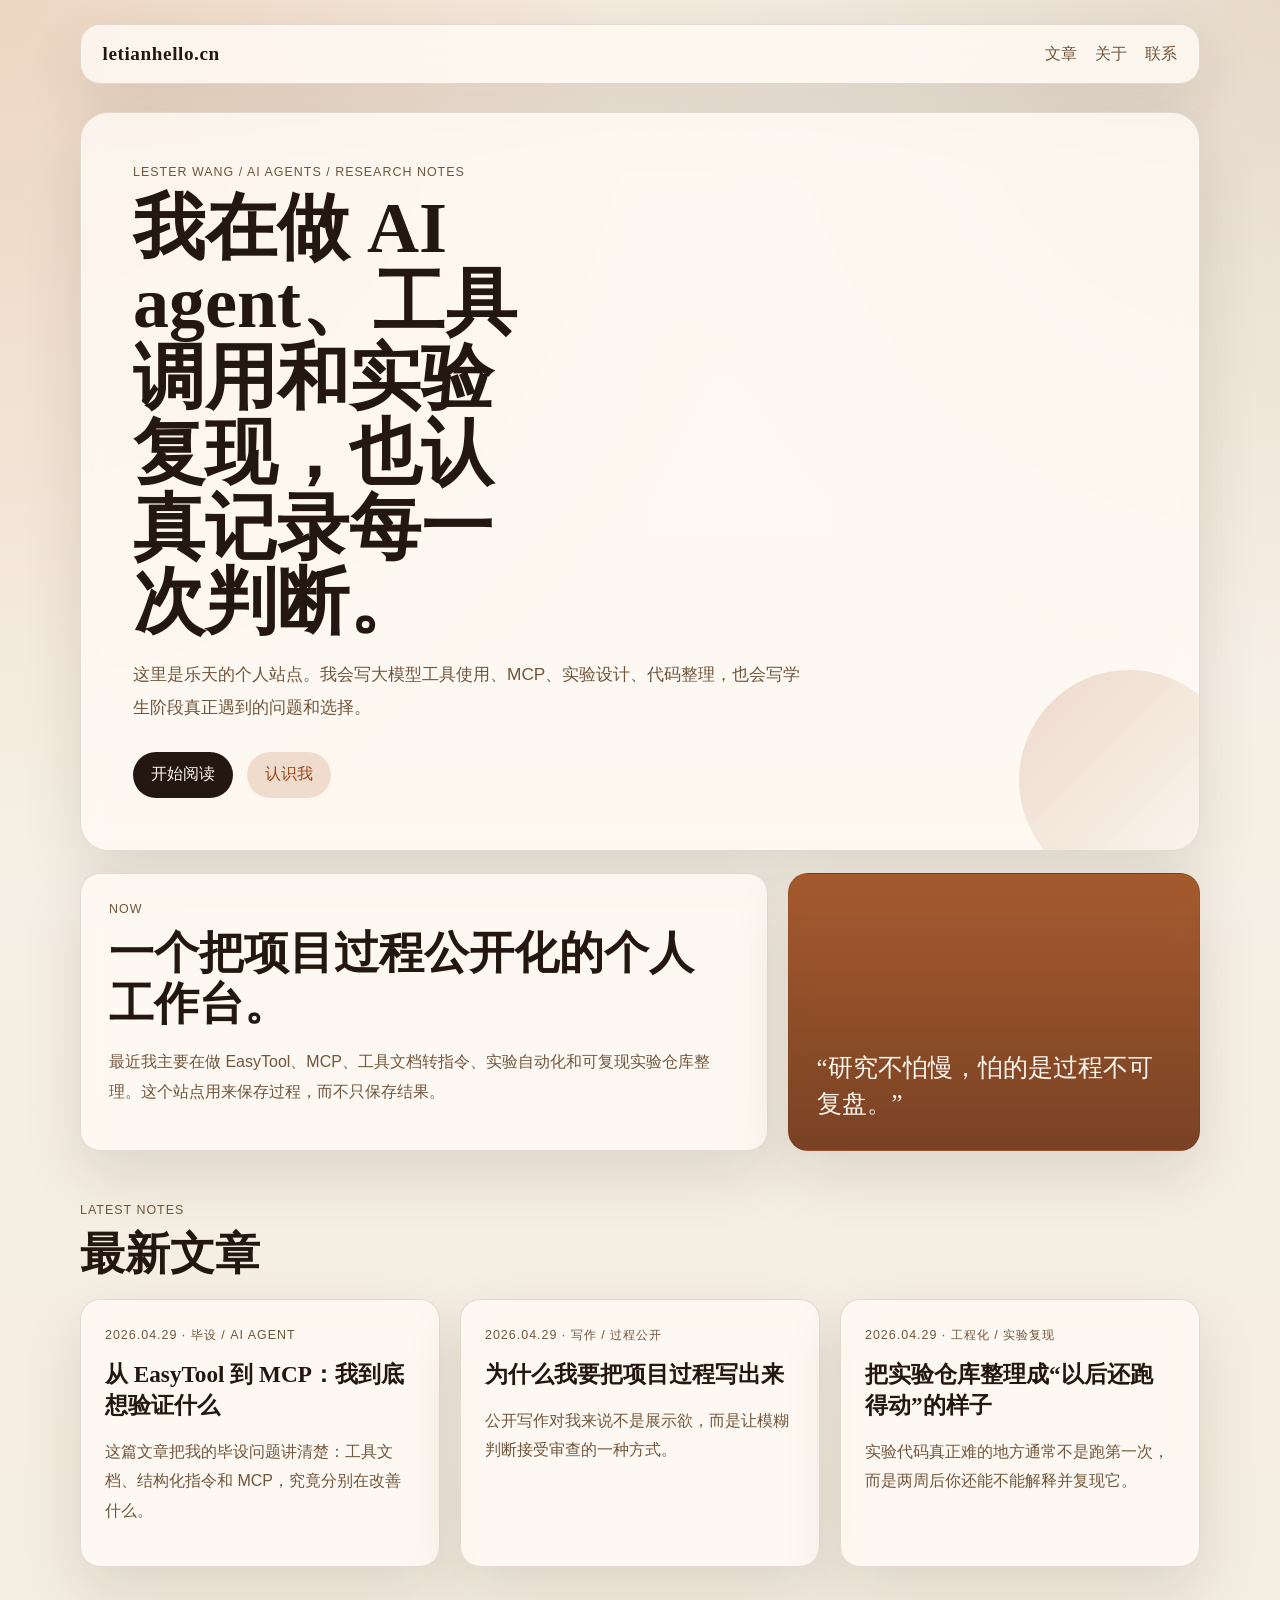
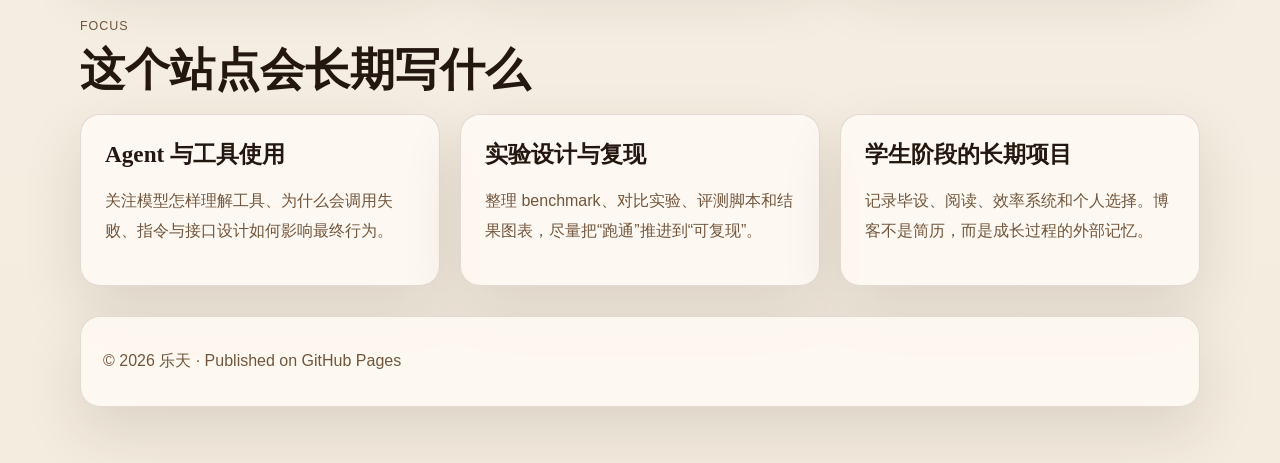
<file: index.html>
<!DOCTYPE html>
<html lang="zh-CN">
<head>
  <meta charset="UTF-8">
  <meta name="viewport" content="width=device-width, initial-scale=1.0">
  <title>letianhello.cn | 乐天的研究与代码博客</title>
  <meta name="description" content="乐天的个人博客，记录 AI agent、工具调用、实验复现、代码实践与生活判断。">
  <link rel="icon" type="image/svg+xml" href="assets/favicon.svg">
  <link rel="stylesheet" href="styles.css">
</head>
<body>
  <div class="page-shell">
    <header class="site-header">
      <a class="brand" href="index.html">letianhello.cn</a>
      <nav class="site-nav">
        <a href="#posts">文章</a>
        <a href="about.html">关于</a>
        <a href="mailto:hello@letianhello.cn">联系</a>
      </nav>
    </header>

    <main>
      <section class="hero">
        <p class="eyebrow">Lester Wang / AI Agents / Research Notes</p>
        <h1>我在做 AI agent、工具调用和实验复现，也认真记录每一次判断。</h1>
        <p class="hero-copy">
          这里是乐天的个人站点。我会写大模型工具使用、MCP、实验设计、代码整理，也会写学生阶段真正遇到的问题和选择。
        </p>
        <div class="hero-actions">
          <a class="button primary" href="#posts">开始阅读</a>
          <a class="button secondary" href="about.html">认识我</a>
        </div>
      </section>

      <section class="section-grid">
        <article class="intro-card">
          <p class="card-label">Now</p>
          <h2>一个把项目过程公开化的个人工作台。</h2>
          <p>
            最近我主要在做 EasyTool、MCP、工具文档转指令、实验自动化和可复现实验仓库整理。这个站点用来保存过程，而不只保存结果。
          </p>
        </article>
        <article class="quote-card">
          <p>“研究不怕慢，怕的是过程不可复盘。”</p>
        </article>
      </section>

      <section class="section-heading" id="posts">
        <p class="eyebrow">Latest Notes</p>
        <h2>最新文章</h2>
      </section>

      <section class="post-list">
        <article class="post-card">
          <p class="post-meta">2026.04.29 · 毕设 / AI Agent</p>
          <h3><a href="posts/hello-world.html">从 EasyTool 到 MCP：我到底想验证什么</a></h3>
          <p>这篇文章把我的毕设问题讲清楚：工具文档、结构化指令和 MCP，究竟分别在改善什么。</p>
        </article>
        <article class="post-card">
          <p class="post-meta">2026.04.29 · 写作 / 过程公开</p>
          <h3><a href="posts/build-in-public.html">为什么我要把项目过程写出来</a></h3>
          <p>公开写作对我来说不是展示欲，而是让模糊判断接受审查的一种方式。</p>
        </article>
        <article class="post-card">
          <p class="post-meta">2026.04.29 · 工程化 / 实验复现</p>
          <h3><a href="posts/reproducible-experiments.html">把实验仓库整理成“以后还跑得动”的样子</a></h3>
          <p>实验代码真正难的地方通常不是跑第一次，而是两周后你还能不能解释并复现它。</p>
        </article>
      </section>

      <section class="section-heading">
        <p class="eyebrow">Focus</p>
        <h2>这个站点会长期写什么</h2>
      </section>

      <section class="topics">
        <article class="topic-card">
          <h3>Agent 与工具使用</h3>
          <p>关注模型怎样理解工具、为什么会调用失败、指令与接口设计如何影响最终行为。</p>
        </article>
        <article class="topic-card">
          <h3>实验设计与复现</h3>
          <p>整理 benchmark、对比实验、评测脚本和结果图表，尽量把“跑通”推进到“可复现”。</p>
        </article>
        <article class="topic-card">
          <h3>学生阶段的长期项目</h3>
          <p>记录毕设、阅读、效率系统和个人选择。博客不是简历，而是成长过程的外部记忆。</p>
        </article>
      </section>
    </main>

    <footer class="site-footer">
      <p>© <span id="year">2026</span> 乐天 · Published on GitHub Pages</p>
    </footer>
  </div>

  <script>
    document.getElementById("year").textContent = new Date().getFullYear();
  </script>
</body>
</html>
</file>
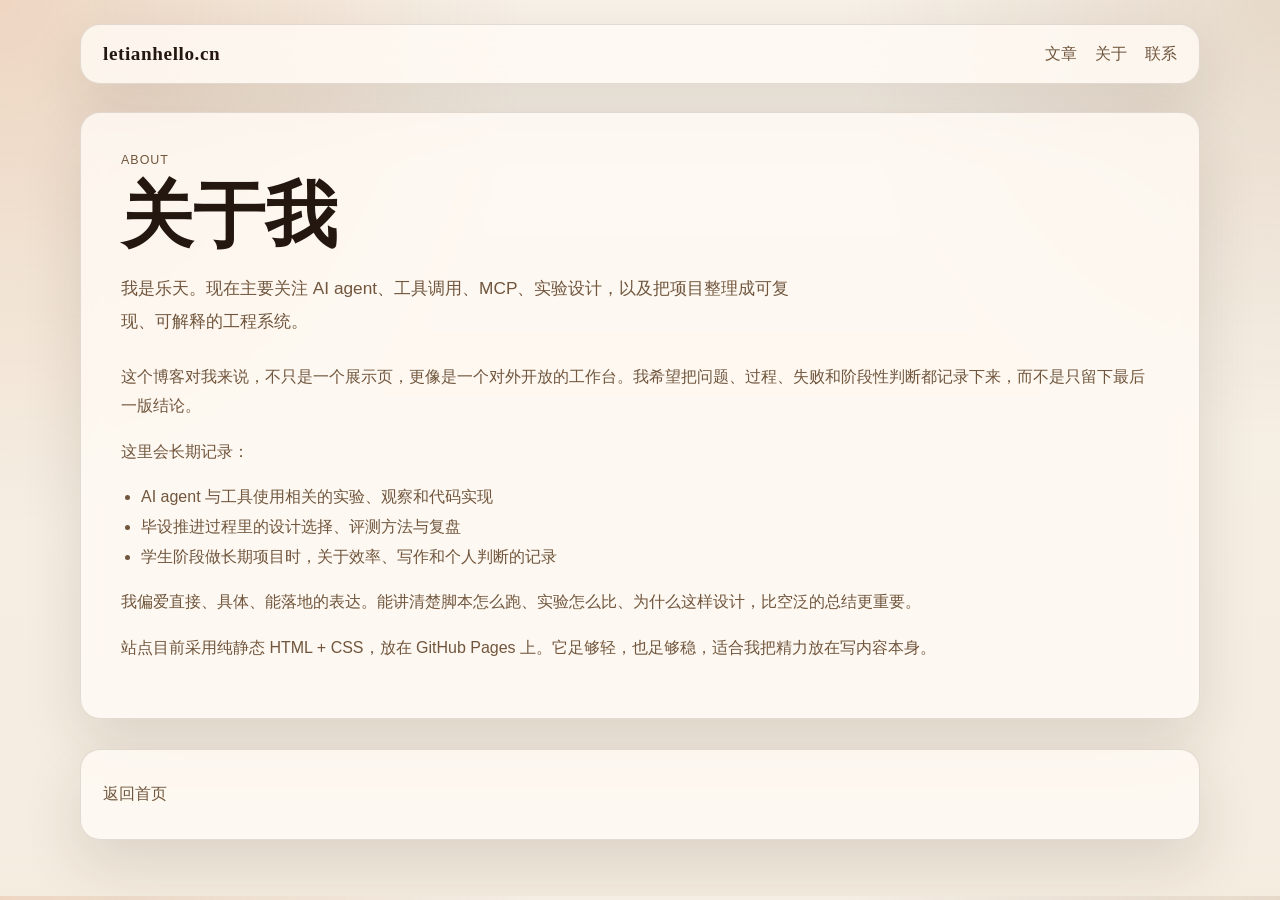
<file: about.html>
<!DOCTYPE html>
<html lang="zh-CN">
<head>
  <meta charset="UTF-8">
  <meta name="viewport" content="width=device-width, initial-scale=1.0">
  <title>关于我 | letianhello.cn</title>
  <meta name="description" content="关于乐天：我在做什么、这个博客为什么存在，以及这里会长期记录什么。">
  <link rel="icon" type="image/svg+xml" href="assets/favicon.svg">
  <link rel="stylesheet" href="styles.css">
</head>
<body>
  <div class="page-shell">
    <header class="site-header">
      <a class="brand" href="index.html">letianhello.cn</a>
      <nav class="site-nav">
        <a href="index.html#posts">文章</a>
        <a href="about.html">关于</a>
        <a href="mailto:hello@letianhello.cn">联系</a>
      </nav>
    </header>

    <main class="article-shell">
      <p class="eyebrow">About</p>
      <h1>关于我</h1>
      <p class="lead">
        我是乐天。现在主要关注 AI agent、工具调用、MCP、实验设计，以及把项目整理成可复现、可解释的工程系统。
      </p>

      <section class="article-body">
        <p>
          这个博客对我来说，不只是一个展示页，更像是一个对外开放的工作台。我希望把问题、过程、失败和阶段性判断都记录下来，而不是只留下最后一版结论。
        </p>
        <p>这里会长期记录：</p>
        <ul>
          <li>AI agent 与工具使用相关的实验、观察和代码实现</li>
          <li>毕设推进过程里的设计选择、评测方法与复盘</li>
          <li>学生阶段做长期项目时，关于效率、写作和个人判断的记录</li>
        </ul>
        <p>
          我偏爱直接、具体、能落地的表达。能讲清楚脚本怎么跑、实验怎么比、为什么这样设计，比空泛的总结更重要。
        </p>
        <p>
          站点目前采用纯静态 HTML + CSS，放在 GitHub Pages 上。它足够轻，也足够稳，适合我把精力放在写内容本身。
        </p>
      </section>
    </main>

    <footer class="site-footer">
      <p><a href="index.html">返回首页</a></p>
    </footer>
  </div>
</body>
</html>
</file>
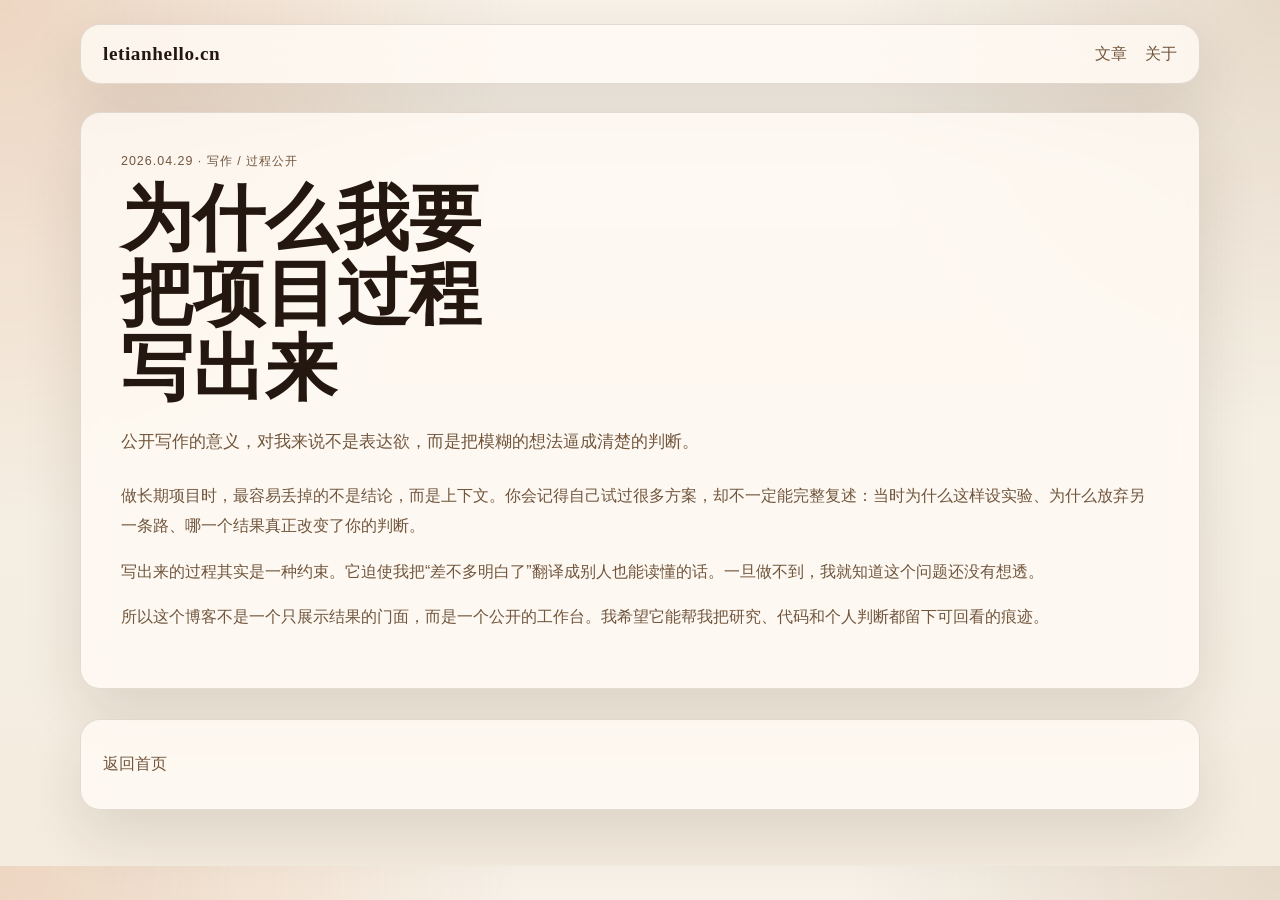
<file: posts/build-in-public.html>
<!DOCTYPE html>
<html lang="zh-CN">
<head>
  <meta charset="UTF-8">
  <meta name="viewport" content="width=device-width, initial-scale=1.0">
  <title>为什么我要把项目过程写出来 | letianhello.cn</title>
  <meta name="description" content="为什么我决定把项目推进过程、实验判断和代码整理写出来。">
  <link rel="icon" type="image/svg+xml" href="../assets/favicon.svg">
  <link rel="stylesheet" href="../styles.css">
</head>
<body>
  <div class="page-shell">
    <header class="site-header">
      <a class="brand" href="../index.html">letianhello.cn</a>
      <nav class="site-nav">
        <a href="../index.html#posts">文章</a>
        <a href="../about.html">关于</a>
      </nav>
    </header>

    <main class="article-shell">
      <p class="post-meta">2026.04.29 · 写作 / 过程公开</p>
      <h1>为什么我要把项目过程写出来</h1>
      <p class="lead">公开写作的意义，对我来说不是表达欲，而是把模糊的想法逼成清楚的判断。</p>

      <section class="article-body">
        <p>
          做长期项目时，最容易丢掉的不是结论，而是上下文。你会记得自己试过很多方案，却不一定能完整复述：当时为什么这样设实验、为什么放弃另一条路、哪一个结果真正改变了你的判断。
        </p>
        <p>
          写出来的过程其实是一种约束。它迫使我把“差不多明白了”翻译成别人也能读懂的话。一旦做不到，我就知道这个问题还没有想透。
        </p>
        <p>
          所以这个博客不是一个只展示结果的门面，而是一个公开的工作台。我希望它能帮我把研究、代码和个人判断都留下可回看的痕迹。
        </p>
      </section>
    </main>

    <footer class="site-footer">
      <p><a href="../index.html">返回首页</a></p>
    </footer>
  </div>
</body>
</html>
</file>
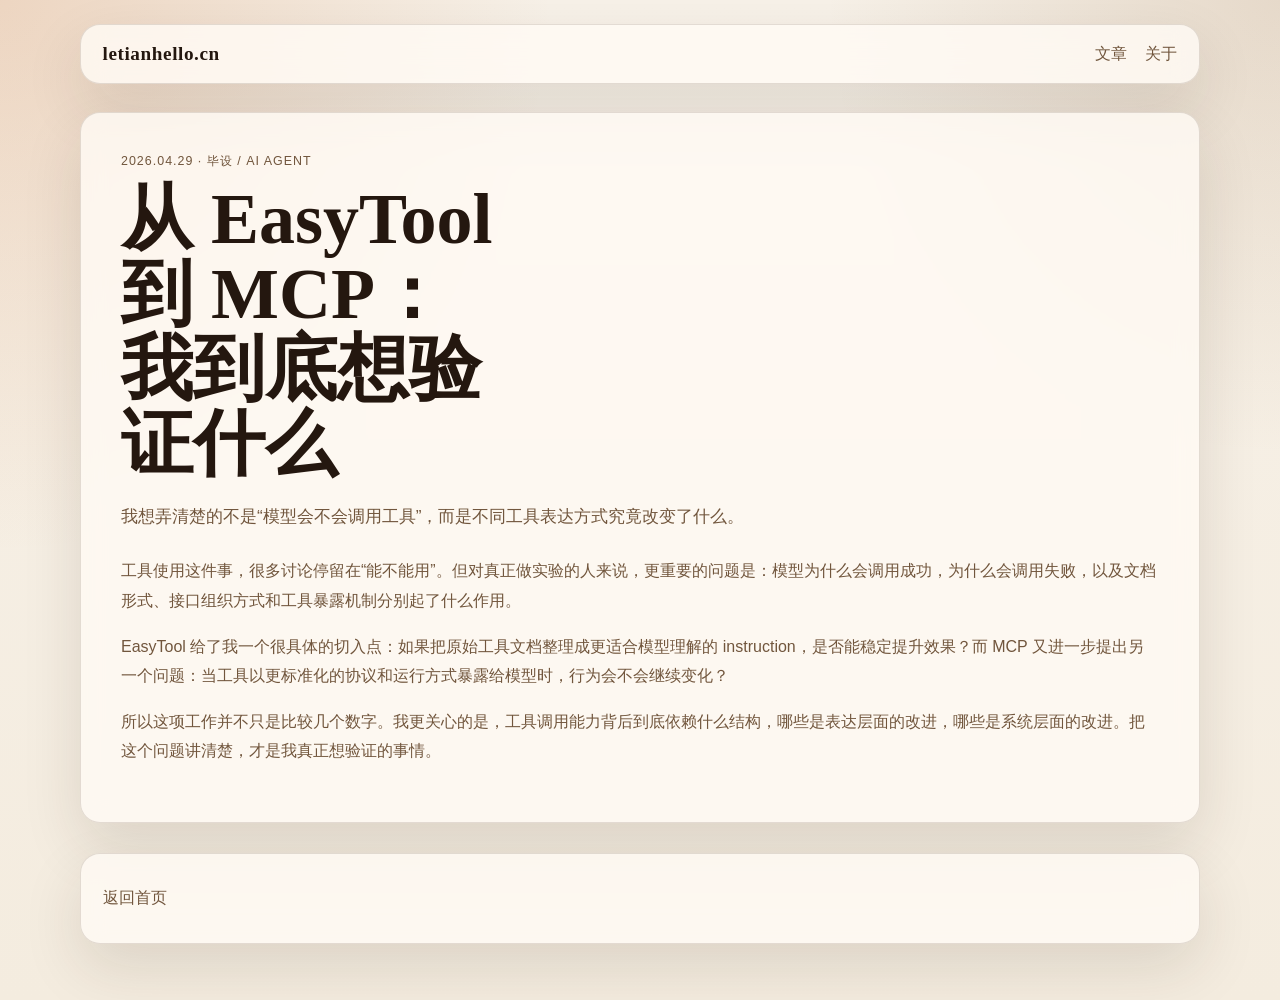
<file: posts/hello-world.html>
<!DOCTYPE html>
<html lang="zh-CN">
<head>
  <meta charset="UTF-8">
  <meta name="viewport" content="width=device-width, initial-scale=1.0">
  <title>从 EasyTool 到 MCP：我到底想验证什么 | letianhello.cn</title>
  <meta name="description" content="关于我的毕设问题：EasyTool、MCP 和工具调用实验到底在验证什么。">
  <link rel="icon" type="image/svg+xml" href="../assets/favicon.svg">
  <link rel="stylesheet" href="../styles.css">
</head>
<body>
  <div class="page-shell">
    <header class="site-header">
      <a class="brand" href="../index.html">letianhello.cn</a>
      <nav class="site-nav">
        <a href="../index.html#posts">文章</a>
        <a href="../about.html">关于</a>
      </nav>
    </header>

    <main class="article-shell">
      <p class="post-meta">2026.04.29 · 毕设 / AI Agent</p>
      <h1>从 EasyTool 到 MCP：我到底想验证什么</h1>
      <p class="lead">我想弄清楚的不是“模型会不会调用工具”，而是不同工具表达方式究竟改变了什么。</p>

      <section class="article-body">
        <p>
          工具使用这件事，很多讨论停留在“能不能用”。但对真正做实验的人来说，更重要的问题是：模型为什么会调用成功，为什么会调用失败，以及文档形式、接口组织方式和工具暴露机制分别起了什么作用。
        </p>
        <p>
          EasyTool 给了我一个很具体的切入点：如果把原始工具文档整理成更适合模型理解的 instruction，是否能稳定提升效果？而 MCP 又进一步提出另一个问题：当工具以更标准化的协议和运行方式暴露给模型时，行为会不会继续变化？
        </p>
        <p>
          所以这项工作并不只是比较几个数字。我更关心的是，工具调用能力背后到底依赖什么结构，哪些是表达层面的改进，哪些是系统层面的改进。把这个问题讲清楚，才是我真正想验证的事情。
        </p>
      </section>
    </main>

    <footer class="site-footer">
      <p><a href="../index.html">返回首页</a></p>
    </footer>
  </div>
</body>
</html>
</file>
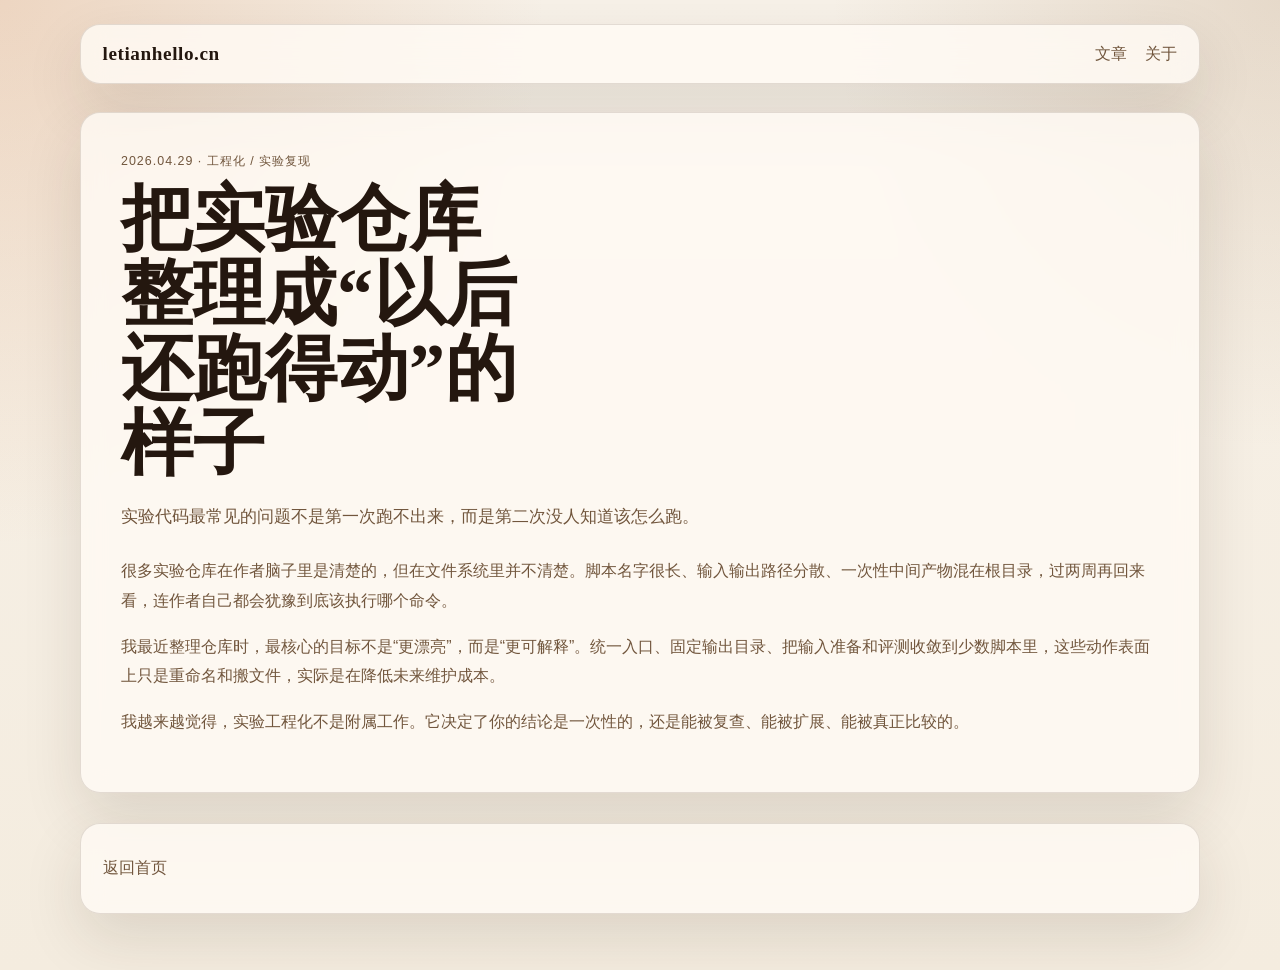
<file: posts/reproducible-experiments.html>
<!DOCTYPE html>
<html lang="zh-CN">
<head>
  <meta charset="UTF-8">
  <meta name="viewport" content="width=device-width, initial-scale=1.0">
  <title>把实验仓库整理成“以后还跑得动”的样子 | letianhello.cn</title>
  <meta name="description" content="关于如何把实验仓库从能跑一次整理到能持续复现。">
  <link rel="icon" type="image/svg+xml" href="../assets/favicon.svg">
  <link rel="stylesheet" href="../styles.css">
</head>
<body>
  <div class="page-shell">
    <header class="site-header">
      <a class="brand" href="../index.html">letianhello.cn</a>
      <nav class="site-nav">
        <a href="../index.html#posts">文章</a>
        <a href="../about.html">关于</a>
      </nav>
    </header>

    <main class="article-shell">
      <p class="post-meta">2026.04.29 · 工程化 / 实验复现</p>
      <h1>把实验仓库整理成“以后还跑得动”的样子</h1>
      <p class="lead">实验代码最常见的问题不是第一次跑不出来，而是第二次没人知道该怎么跑。</p>

      <section class="article-body">
        <p>
          很多实验仓库在作者脑子里是清楚的，但在文件系统里并不清楚。脚本名字很长、输入输出路径分散、一次性中间产物混在根目录，过两周再回来看，连作者自己都会犹豫到底该执行哪个命令。
        </p>
        <p>
          我最近整理仓库时，最核心的目标不是“更漂亮”，而是“更可解释”。统一入口、固定输出目录、把输入准备和评测收敛到少数脚本里，这些动作表面上只是重命名和搬文件，实际是在降低未来维护成本。
        </p>
        <p>
          我越来越觉得，实验工程化不是附属工作。它决定了你的结论是一次性的，还是能被复查、能被扩展、能被真正比较的。
        </p>
      </section>
    </main>

    <footer class="site-footer">
      <p><a href="../index.html">返回首页</a></p>
    </footer>
  </div>
</body>
</html>
</file>
<file: styles.css>
:root {
  --bg: #f7f1e8;
  --bg-accent: #eadfce;
  --surface: rgba(255, 250, 244, 0.82);
  --surface-strong: #fffaf4;
  --border: rgba(67, 48, 25, 0.14);
  --text: #24170f;
  --muted: #71563d;
  --accent: #9d4a1a;
  --accent-soft: #f0dccd;
  --shadow: 0 24px 60px rgba(53, 35, 18, 0.12);
  --radius-lg: 28px;
  --radius-md: 20px;
  --radius-sm: 14px;
}

* {
  box-sizing: border-box;
}

html {
  scroll-behavior: smooth;
}

body {
  margin: 0;
  font-family: "Avenir Next", "Segoe UI", "PingFang SC", "Hiragino Sans GB", sans-serif;
  color: var(--text);
  background:
    radial-gradient(circle at top left, rgba(201, 116, 56, 0.22), transparent 34%),
    radial-gradient(circle at top right, rgba(141, 93, 45, 0.16), transparent 28%),
    linear-gradient(180deg, var(--bg) 0%, #f4ecdf 100%);
}

a {
  color: inherit;
  text-decoration: none;
}

.page-shell {
  width: min(1120px, calc(100% - 32px));
  margin: 0 auto;
  padding: 24px 0 56px;
}

.site-header,
.site-footer,
.hero,
.intro-card,
.quote-card,
.post-card,
.topic-card,
.article-shell {
  backdrop-filter: blur(12px);
  background: var(--surface);
  border: 1px solid var(--border);
  box-shadow: var(--shadow);
}

.site-header {
  display: flex;
  align-items: center;
  justify-content: space-between;
  gap: 16px;
  margin-bottom: 28px;
  padding: 18px 22px;
  border-radius: var(--radius-md);
}

.brand {
  font-family: Georgia, "Times New Roman", "Songti SC", serif;
  font-size: 1.2rem;
  font-weight: 700;
  letter-spacing: 0.03em;
}

.site-nav {
  display: flex;
  flex-wrap: wrap;
  gap: 18px;
  color: var(--muted);
}

.site-nav a:hover,
.site-footer a:hover,
.post-card h3 a:hover {
  color: var(--accent);
}

.hero {
  position: relative;
  overflow: hidden;
  padding: 52px;
  border-radius: var(--radius-lg);
}

.hero::after {
  content: "";
  position: absolute;
  inset: auto -40px -40px auto;
  width: 220px;
  height: 220px;
  border-radius: 999px;
  background: linear-gradient(135deg, rgba(157, 74, 26, 0.18), rgba(255, 255, 255, 0.08));
}

.eyebrow,
.card-label,
.post-meta {
  margin: 0 0 12px;
  color: var(--muted);
  letter-spacing: 0.08em;
  text-transform: uppercase;
  font-size: 0.78rem;
}

.hero h1,
.article-shell h1 {
  margin: 0;
  font-family: Georgia, "Times New Roman", "Noto Serif SC", serif;
  font-size: clamp(2.4rem, 6vw, 4.5rem);
  line-height: 1.04;
  max-width: 11ch;
}

.hero-copy,
.lead {
  max-width: 680px;
  margin: 18px 0 0;
  color: var(--muted);
  font-size: 1.08rem;
  line-height: 1.9;
}

.hero-actions {
  display: flex;
  flex-wrap: wrap;
  gap: 14px;
  margin-top: 28px;
}

.button {
  display: inline-flex;
  align-items: center;
  justify-content: center;
  min-height: 46px;
  padding: 0 18px;
  border-radius: 999px;
  transition: transform 180ms ease, background 180ms ease, color 180ms ease;
}

.button:hover {
  transform: translateY(-2px);
}

.button.primary {
  background: var(--text);
  color: #fff7ef;
}

.button.secondary {
  background: var(--accent-soft);
  color: var(--accent);
}

.section-grid,
.post-list,
.topics {
  display: grid;
  gap: 20px;
}

.section-grid {
  grid-template-columns: 1.25fr 0.75fr;
  margin-top: 22px;
}

.intro-card,
.quote-card,
.post-card,
.topic-card,
.article-shell {
  border-radius: var(--radius-md);
}

.intro-card,
.quote-card {
  padding: 28px;
}

.intro-card h2,
.section-heading h2 {
  margin: 0;
  font-family: Georgia, "Times New Roman", "Noto Serif SC", serif;
  font-size: clamp(1.8rem, 4vw, 2.8rem);
  line-height: 1.15;
}

.intro-card p:last-child,
.topic-card p,
.post-card p,
.article-body p,
.article-body li {
  color: var(--muted);
  line-height: 1.85;
}

.quote-card {
  display: flex;
  align-items: end;
  background: linear-gradient(180deg, rgba(157, 74, 26, 0.9), rgba(112, 55, 24, 0.94));
  color: #fff7ef;
}

.quote-card p {
  margin: 0;
  font-family: Georgia, "Times New Roman", "Noto Serif SC", serif;
  font-size: 1.55rem;
  line-height: 1.45;
}

.section-heading {
  margin: 52px 0 18px;
}

.post-list {
  grid-template-columns: repeat(3, minmax(0, 1fr));
}

.post-card,
.topic-card {
  padding: 24px;
}

.post-card h3,
.topic-card h3 {
  margin: 0 0 12px;
  font-family: Georgia, "Times New Roman", "Noto Serif SC", serif;
  font-size: 1.45rem;
}

.topics {
  grid-template-columns: repeat(3, minmax(0, 1fr));
}

.article-shell {
  padding: 40px;
}

.article-body {
  margin-top: 24px;
}

.article-body ul {
  padding-left: 20px;
}

.site-footer {
  margin-top: 30px;
  padding: 18px 22px;
  border-radius: var(--radius-md);
  color: var(--muted);
}

@media (max-width: 900px) {
  .section-grid,
  .post-list,
  .topics {
    grid-template-columns: 1fr;
  }

  .hero {
    padding: 32px 24px;
  }

  .article-shell {
    padding: 28px 22px;
  }
}

@media (max-width: 640px) {
  .page-shell {
    width: min(100% - 20px, 1120px);
    padding-top: 14px;
  }

  .site-header {
    align-items: flex-start;
    flex-direction: column;
  }

  .hero h1,
  .article-shell h1 {
    max-width: none;
    font-size: 2.35rem;
  }
}
</file>
